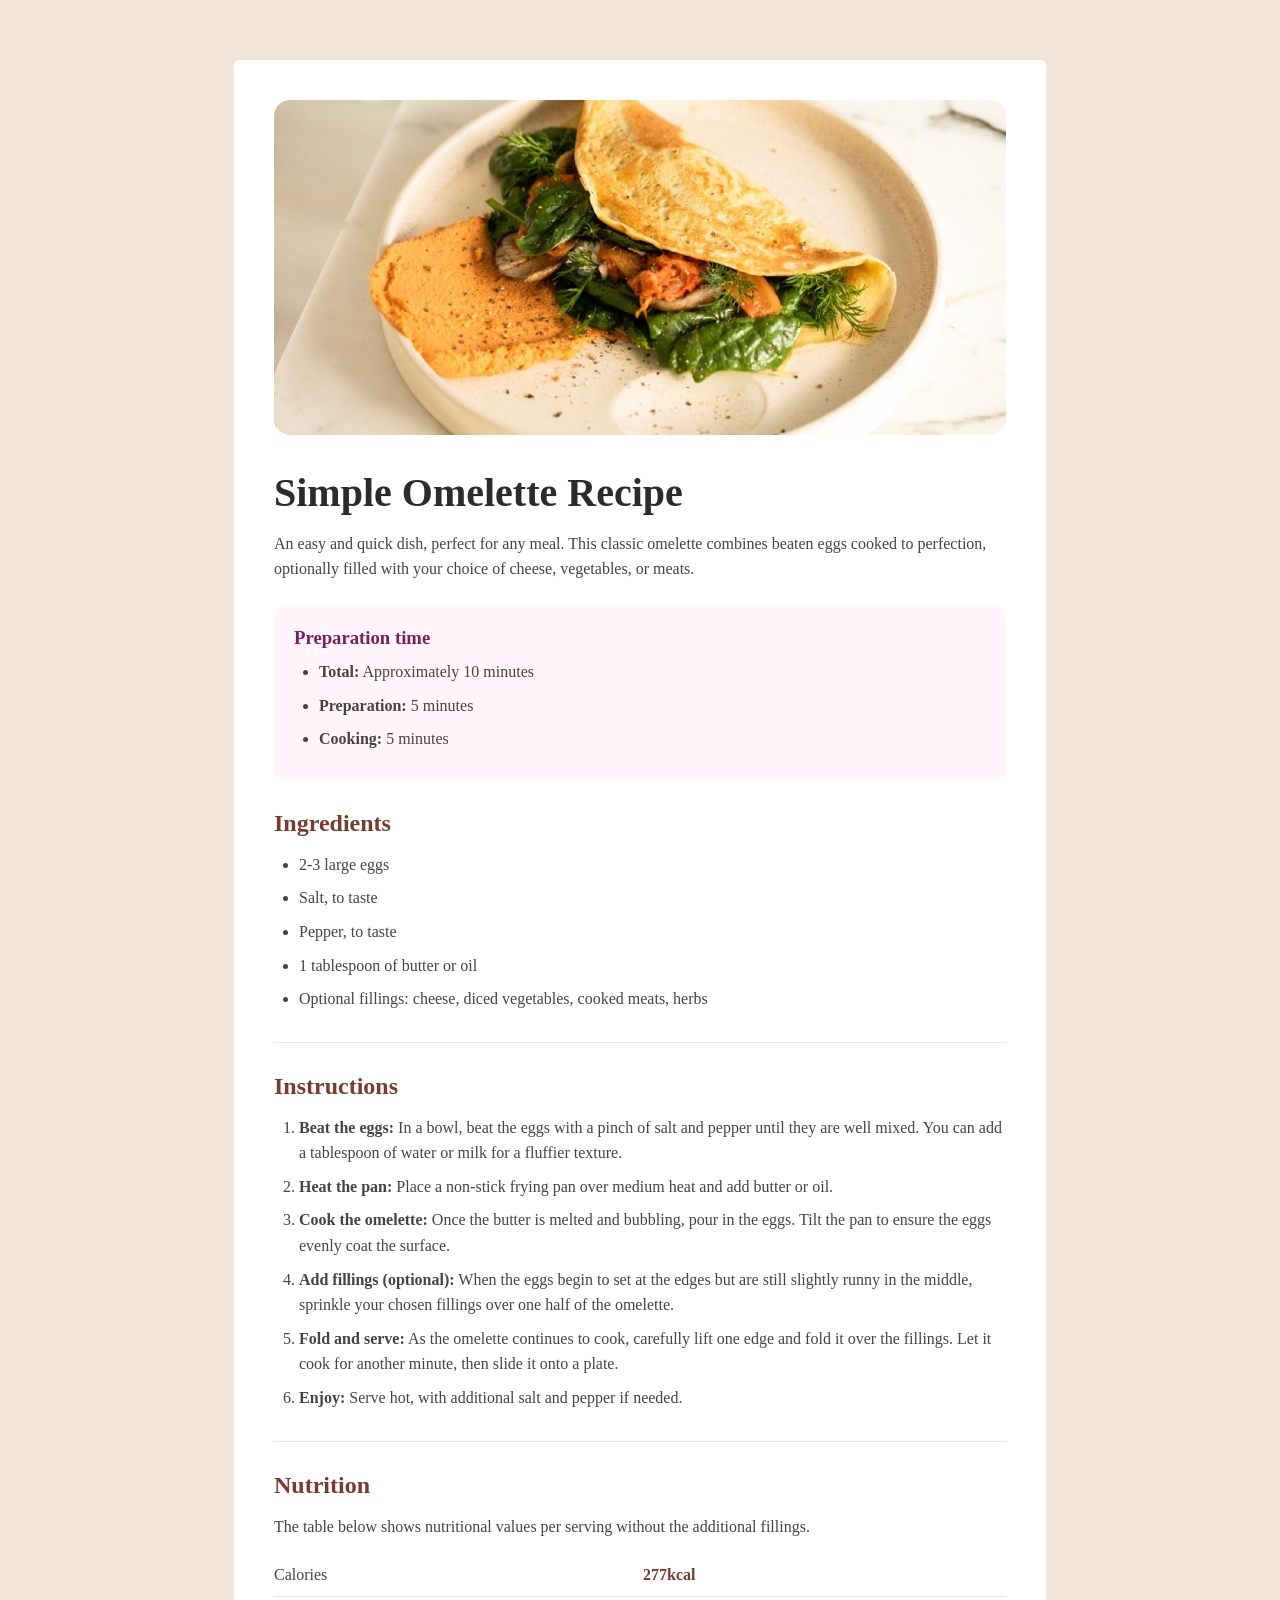
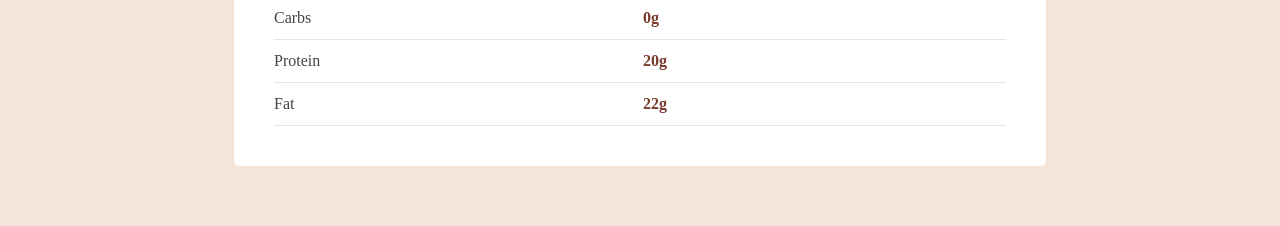
<file: index.html>
<!DOCTYPE html>
<html lang="en">
<head>
  <meta charset="UTF-8">
  <meta name="viewport" content="width=device-width, initial-scale=1.0"> <!-- displays site properly based on user's device -->

  <link rel="icon" type="image/png" sizes="32x32" href="./assets/images/favicon-32x32.png">
  <link rel="stylesheet" href="/index.css">
  
  <title>OMelette</title>
 
</head>
<body>

  <div class="outer-container">
    <img src="/assets/images/image-omelette.jpeg" class="hero-img">
    <h1 id="firsttext">Simple Omelette Recipe</h1>

    <p class="intro">An easy and quick dish, perfect for any meal. This classic omelette combines beaten eggs cooked to perfection, optionally filled with your choice of cheese, vegetables, or meats.</p>

    <div class="prep-box">
      <h3>Preparation time</h3>
      <ul>
        <li><strong>Total:</strong> Approximately 10 minutes</li>
        <li><strong>Preparation:</strong> 5 minutes</li>
        <li><strong>Cooking:</strong> 5 minutes</li>
      </ul>
    </div>

    <h2>Ingredients</h2>
    <ul class="ingredients">
      <li>2-3 large eggs</li>
      <li>Salt, to taste</li>
      <li>Pepper, to taste</li>
      <li>1 tablespoon of butter or oil</li>
      <li>Optional fillings: cheese, diced vegetables, cooked meats, herbs</li>
    </ul>

    <hr>

    <h2>Instructions</h2>
    <ol class="instructions">
      <li><strong>Beat the eggs:</strong> In a bowl, beat the eggs with a pinch of salt and pepper until they are well mixed. You can add a tablespoon of water or milk for a fluffier texture.</li>
      <li><strong>Heat the pan:</strong> Place a non-stick frying pan over medium heat and add butter or oil.</li>
      <li><strong>Cook the omelette:</strong> Once the butter is melted and bubbling, pour in the eggs. Tilt the pan to ensure the eggs evenly coat the surface.</li>
      <li><strong>Add fillings (optional):</strong> When the eggs begin to set at the edges but are still slightly runny in the middle, sprinkle your chosen fillings over one half of the omelette.</li>
      <li><strong>Fold and serve:</strong> As the omelette continues to cook, carefully lift one edge and fold it over the fillings. Let it cook for another minute, then slide it onto a plate.</li>
      <li><strong>Enjoy:</strong> Serve hot, with additional salt and pepper if needed.</li>
    </ol>

    <hr>

    <h2>Nutrition</h2>
    <p class="nutrition-text">The table below shows nutritional values per serving without the additional fillings.</p>

    <table>
      <tr>
        <td>Calories</td>
        <td class="value">277kcal</td>
      </tr>
      <tr>
        <td>Carbs</td>
        <td class="value">0g</td>
      </tr>
      <tr>
        <td>Protein</td>
        <td class="value">20g</td>
      </tr>
      <tr>
        <td>Fat</td>
        <td class="value">22g</td>
      </tr>
    </table>
  </div>

</body>
</html>
</file>
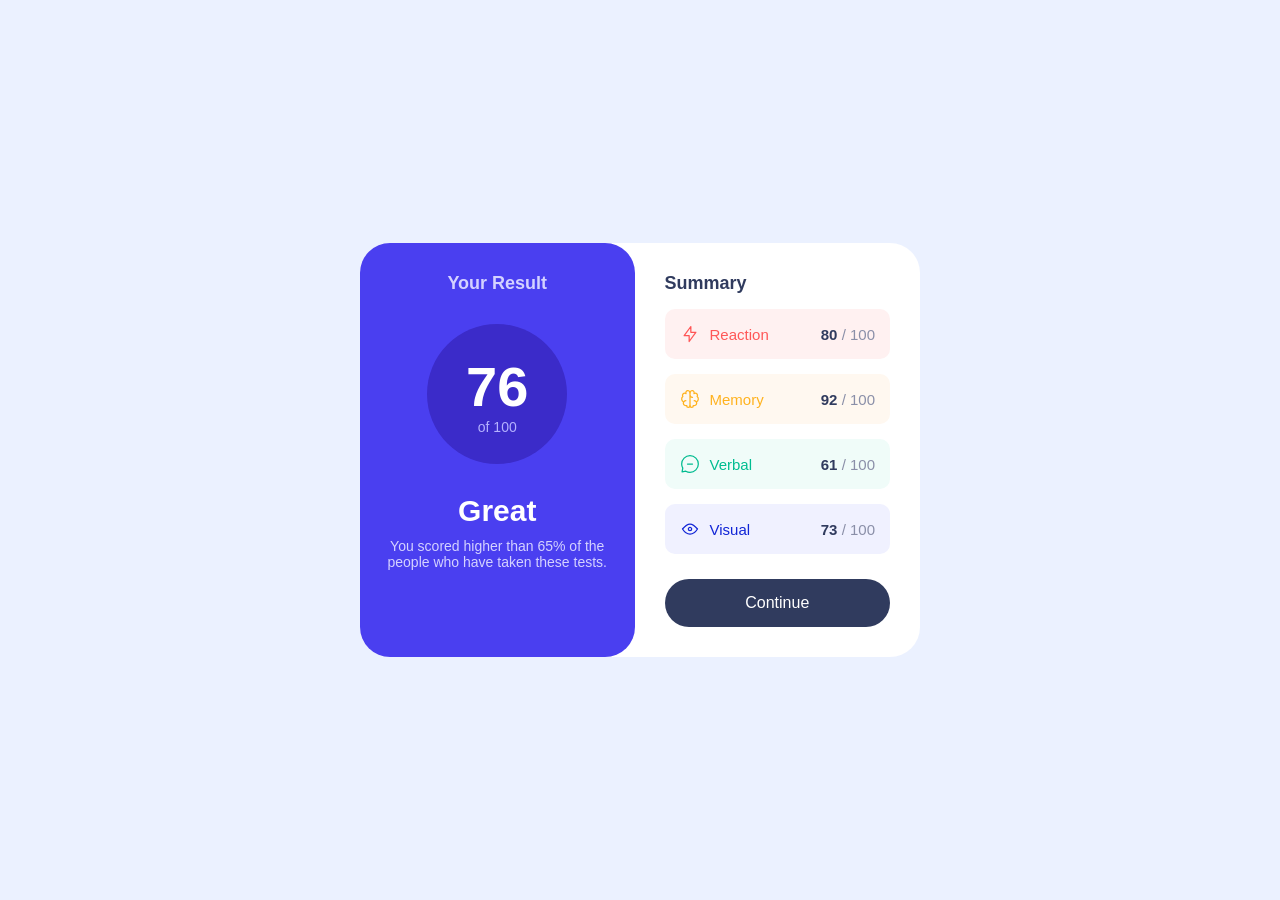
<file: results-summary-component-main/index.html>
<!DOCTYPE html>
<html lang="en">
<head>
  <meta charset="UTF-8">
  <meta name="viewport" content="width=device-width, initial-scale=1.0"> <!-- displays site properly based on user's device -->

  <link rel="icon" type="image/png" sizes="32x32" href="./assets/images/favicon-32x32.png">
  <link rel="stylesheet" href="index.css">
  
  <title>Frontend Mentor | Results summary component</title>

  <!-- Feel free to remove these styles or customise in your own stylesheet 👍 -->
  <style>
    .attribution { font-size: 0.6875rem; text-align: center; }
    .attribution a { color: hsl(228, 45%, 44%); }
  </style>
</head>
<body>

<div class="outer-container">

  <div class="inner-contOne">

      <h2>Your Result</h2>
    
       <div class="cont-two-circle">
        <h3>76</h3>
        <p>of 100</p>
       </div>

      <div class="cont-two-btm-text">
        <h4>Great</h4>
        <p>You scored higher than 65% of the people who have taken these tests.</p>
      </div>




  </div>

    <div class="inner-contTwo">
      <h2>Summary</h2>

      

      <div class="inner-cont-box reaction-box">
        <div class="box-left">
          <img src="./assets/images/icon-reaction.svg" alt="reaction icon">
          <p>Reaction</p>
        </div>
        <p class="box-score"><b>80</b> / 100</p>
      </div>

      <div class="inner-cont-box memory-box">
        <div class="box-left">
          <img src="./assets/images/icon-memory.svg" alt="memory icon">
          <p>Memory</p>
        </div>
        <p class="box-score"><b>92</b> / 100</p>
      </div>

      <div class="inner-cont-box verbal-box">
        <div class="box-left">
          <img src="./assets/images/icon-verbal.svg" alt="verbal icon">
          <p>Verbal</p>
        </div>
        <p class="box-score"><b>61</b> / 100</p>
      </div>

      <div class="inner-cont-box visual-box">
        <div class="box-left">
          <img src="./assets/images/icon-visual.svg" alt="visual icon">
          <p>Visual</p>
        </div>
        <p class="box-score"><b>73</b> / 100</p>
      </div>

      <button>Continue</button>


    </div>

</div>







</body>
</html>




<!--  Your Result
  76
  of 100

  Great
  You scored higher than 65% of the people who have taken these tests.
  
  Summary

  Reaction
  80 / 100

  Memory
  92 / 100

  Verbal
  61 / 100

  Visual
  72 / 100

  Continue
  
  <footer class="attribution">
    Challenge by <a href="https://www.frontendmentor.io?ref=challenge">Frontend Mentor</a>. 
    Coded by <a href="#">Your Name Here</a>.
  </footer>-->
</file>
<file: index.css>
* {
  margin: 0;
  padding: 0;
  box-sizing: border-box;
}

body {
  background-color: #f3e6d8;
  display: flex;
  justify-content: center;
  padding: 60px;
}

.outer-container {
  width: 70%;
  background-color: white;
  border-radius: 5px;
  padding: 40px;
}

.hero-img {
  width: 100%;
  border-radius: 1rem;
}

h1 {
  margin-top: 30px;
  font-size: 40px;
  color: #2b2b2b;
}

h2 {
  margin-top: 30px;
  margin-bottom: 15px;
  color: #7a3b2e;
}

p {
  line-height: 1.6;
  color: #444;
}

.intro {
  margin-top: 15px;
}

.prep-box {
  background-color: #fff5fa;
  padding: 20px;
  margin-top: 25px;
  border-radius: 10px;
}

.prep-box h3 {
  color: #7b1f57;
  margin-bottom: 10px;
}

ul,
ol {
  padding-left: 25px;
}

li {
  margin-bottom: 8px;
  line-height: 1.6;
  color: #444;
}

hr {
  margin-top: 30px;
  border: none;
  border-top: 1px solid #e5e5e5;
}

.nutrition-text {
  margin-bottom: 15px;
}

table {
  width: 100%;
  border-collapse: collapse;
}

td {
  padding: 12px 0;
  border-bottom: 1px solid #e5e5e5;
  color: #444;
}

.value {
  font-weight: bold;
  color: #7a3b2e;
}
</file>
<file: results-summary-component-main/index.css>
*{
    margin: 0;
    padding: 0;
    box-sizing: border-box;
}

body{
    background-color: #ebf1ff;
    display: flex;
    justify-content: center;
    align-items: center;
    min-height: 100vh;
    font-family: Arial, sans-serif;
}

.outer-container{
    width: 560px;
    display: flex;
    background-color: #fff;
    border-radius: 30px;
}

.inner-contOne{
    width: 100%;
    display: flex;
    flex-direction: column;
    gap: 30px;
    align-items: center;
    padding: 30px 20px;
    background-color: #4a3ff0;
    border-radius: 30px;
    text-align: center;
}

.inner-contOne h2{
    font-size: 18px;
    color: #d4d2ff;
}

.cont-two-circle{
    width: 140px;
    height: 140px;
    border-radius: 50%;
    display: flex;
    flex-direction: column;
    justify-content: center;
    align-items: center;
    background-color: #3b2bc9;
    color: #fff;
}

.cont-two-circle h3{
    font-size: 56px;
}

.cont-two-circle p{
    font-size: 14px;
    color: #b5b2ff;
}

.cont-two-btm-text{
    display: flex;
    flex-direction: column;
    align-items: center;
    gap: 10px;
}

.cont-two-btm-text h4{
    font-size: 30px;
    color: #fff;
}

.cont-two-btm-text p{
    font-size: 14px;
    color: #d4d2ff;
}

.inner-contTwo{
    width: 100%;
    display: flex;
    flex-direction: column;
    gap: 15px;
    padding: 30px;
}

.inner-contTwo h2{
    font-size: 18px;
    color: #303b5e;
}

.inner-cont-box{
    display: flex;
    justify-content: space-between;
    align-items: center;
    padding: 15px;
    border-radius: 10px;
}

.box-left{
    display: flex;
    align-items: center;
    gap: 10px;
}

.box-left img{
    width: 20px;
    height: auto;
}

.box-left p{
    font-size: 15px;
}

.box-score{
    font-size: 15px;
    color: #8a8fa8;
}

.box-score b{
    color: #303b5e;
}

.reaction-box{
    background-color: #fff1f1;
    color: #ff5757;
}

.memory-box{
    background-color: #fff8f0;
    color: #ffb21e;
}

.verbal-box{
    background-color: #f0fcf9;
    color: #00bd91;
}

.visual-box{
    background-color: #f0f1ff;
    color: #1125d6;
}

button{
    background-color: #303b5e;
    color: #fff;
    border: none;
    padding: 15px;
    border-radius: 30px;
    font-size: 16px;
    cursor: pointer;
    margin-top: 10px;
}


@media (max-width: 600px){

    body{
        align-items: flex-start;
    }

    .outer-container{
        width: 100%;
        flex-direction: column;
        border-radius: 0;
    }

    .inner-contOne{
        border-radius: 0 0 30px 30px;
    }

}
</file>
